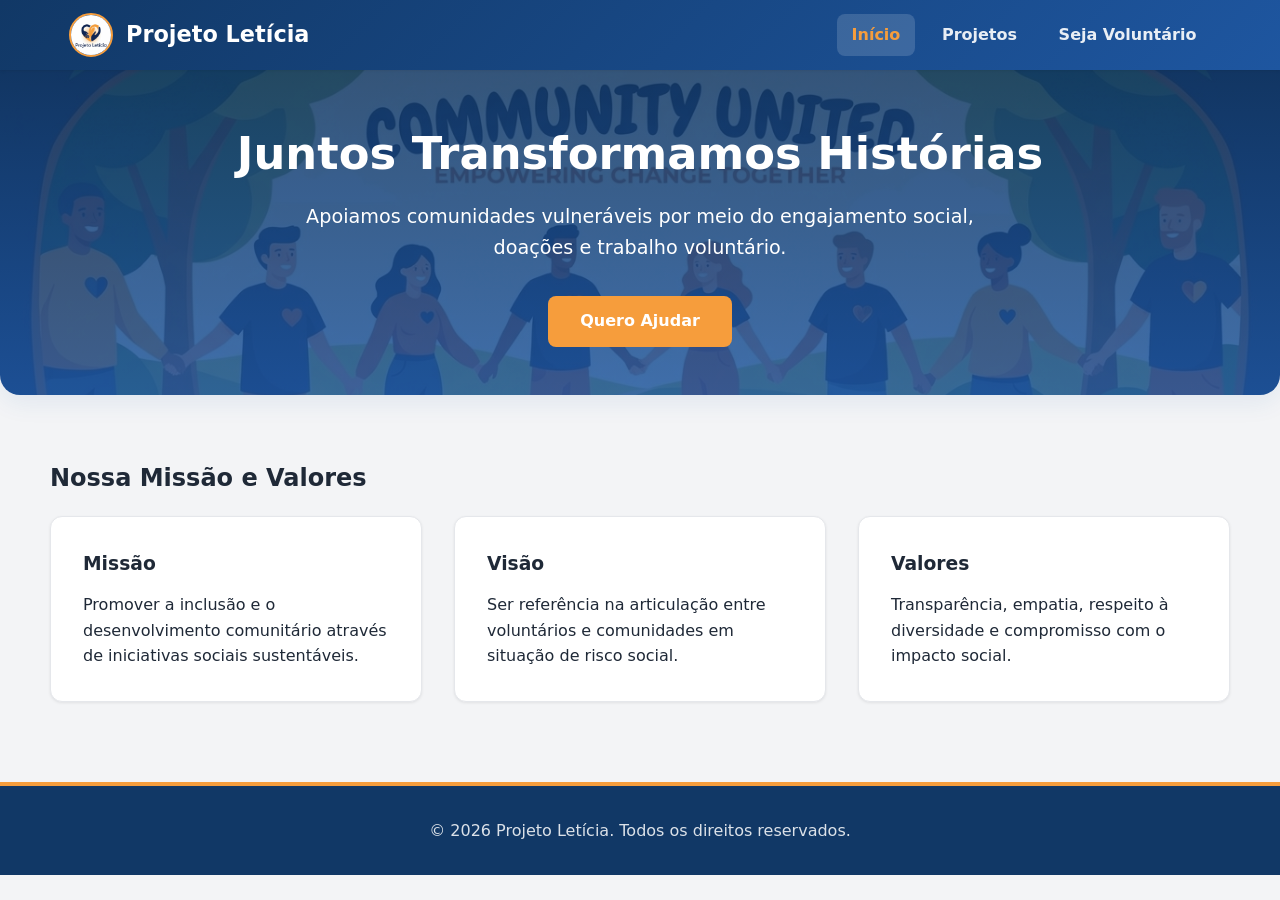
<file: index.html>
<!DOCTYPE html>
<html lang="pt-BR">
<head>
    <meta charset="UTF-8">
    <meta name="viewport" content="width=device-width, initial-scale=1.0">
    <meta name="description" content="Projeto Letícia - Transformando vidas através da solidariedade e do voluntariado no terceiro setor.">
    <title>Projeto Letícia | Início</title>
    <link rel="stylesheet" href="css/style.css">
</head>
<body>

    <header class="main-header">
        <div class="container">
            <a href="index.html" class="logo-link">
                <img src="assets/images/logo_projeto_leticia-v2.png" alt="Logotipo Oficial do Projeto Letícia" class="logo-img">
                <span class="logo-text">Projeto Letícia</span>
            </a>
            <nav class="main-nav" aria-label="Navegação Principal">
                <ul>
                    <li><a href="index.html" class="active" aria-current="page">Início</a></li>
                    <li><a href="projetos.html">Projetos</a></li>
                    <li><a href="cadastro.html">Seja Voluntário</a></li>
                </ul>
            </nav>
        </div>
    </header>

    <main id="main-content">
        <!-- Hero Banner com fundo otimizado -->
        <section class="hero" style="background-image: linear-gradient(rgba(17, 56, 102, 0.85), rgba(30, 86, 160, 0.85)), url('assets/images/hero_banner_ong-v2.png');">
            <div class="container">
                <h1>Juntos Transformamos Histórias</h1>
                <p>Apoiamos comunidades vulneráveis por meio do engajamento social, doações e trabalho voluntário.</p>
                <a href="cadastro.html" class="btn btn-primary">Quero Ajudar</a>
            </div>
        </section>

        <section class="sobre container">
            <h2>Nossa Missão e Valores</h2>
            <div class="grid-3">
                <article class="card">
                    <div class="card-body">
                        <h3>Missão</h3>
                        <p>Promover a inclusão e o desenvolvimento comunitário através de iniciativas sociais sustentáveis.</p>
                    </div>
                </article>
                <article class="card">
                    <div class="card-body">
                        <h3>Visão</h3>
                        <p>Ser referência na articulação entre voluntários e comunidades em situação de risco social.</p>
                    </div>
                </article>
                <article class="card">
                    <div class="card-body">
                        <h3>Valores</h3>
                        <p>Transparência, empatia, respeito à diversidade e compromisso com o impacto social.</p>
                    </div>
                </article>
            </div>
        </section>
    </main>

    <footer class="main-footer">
        <div class="container">
            <p>&copy; 2026 Projeto Letícia. Todos os direitos reservados.</p>
        </div>
    </footer>

</body>
</html>
</file>
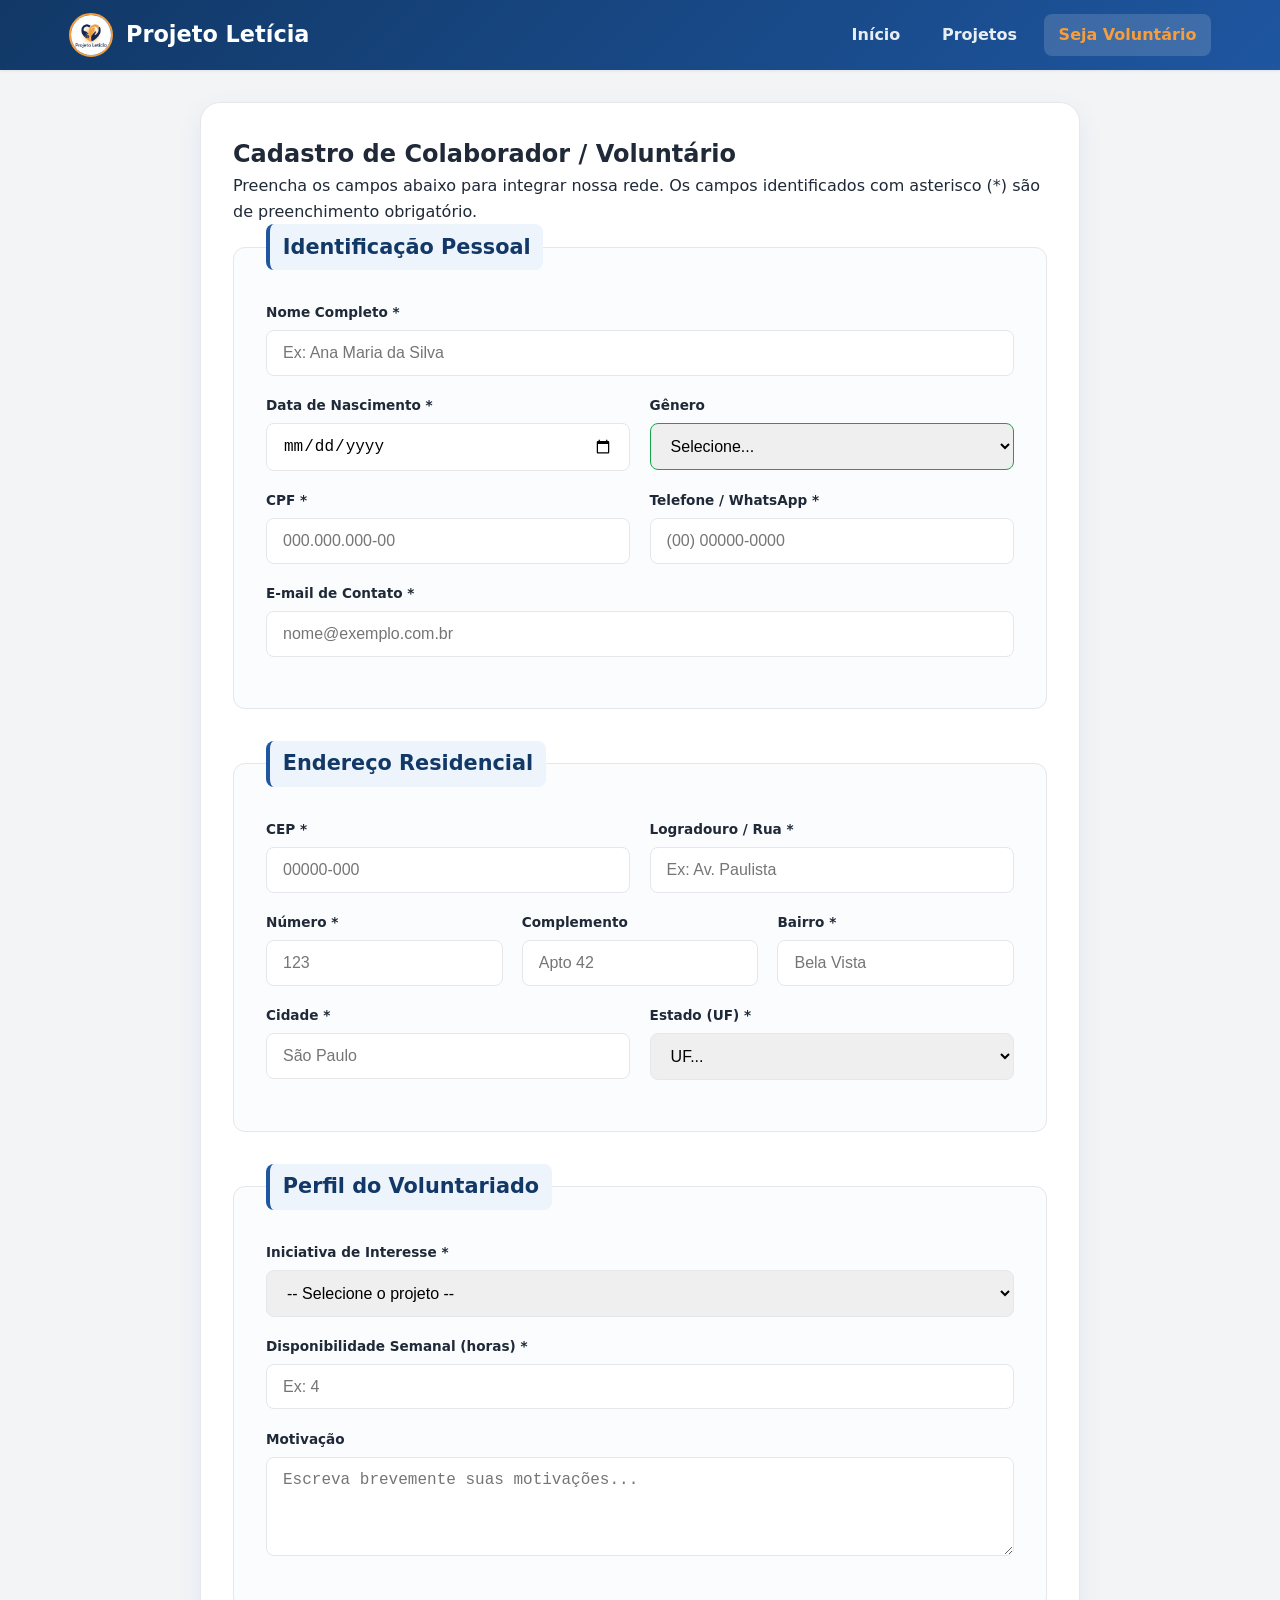
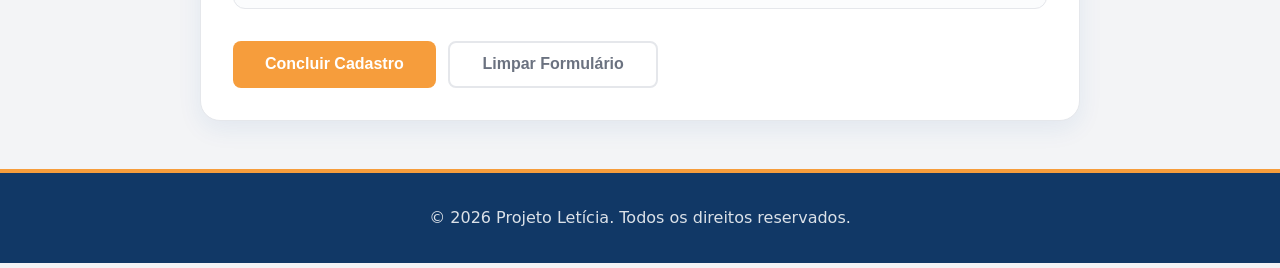
<file: cadastro.html>
<!DOCTYPE html>
<html lang="pt-BR">
<head>
    <meta charset="UTF-8">
    <meta name="viewport" content="width=device-width, initial-scale=1.0">
    <meta name="description" content="Cadastre-se como voluntário no Projeto Letícia e faça a diferença.">
    <title>Projeto Letícia | Cadastro de Voluntário</title>
    <link rel="stylesheet" href="css/style.css">
</head>
<body>

    <header class="main-header">
        <div class="container">
            <a href="index.html" class="logo-link">
                <img src="assets/images/logo_projeto_leticia-v2.png" alt="Logotipo Oficial do Projeto Letícia" class="logo-img">
                <span class="logo-text">Projeto Letícia</span>
            </a>
            <nav class="main-nav" aria-label="Navegação Principal">
                <ul>
                    <li><a href="index.html">Início</a></li>
                    <li><a href="projetos.html">Projetos</a></li>
                    <li><a href="cadastro.html" class="active" aria-current="page">Seja Voluntário</a></li>
                </ul>
            </nav>
        </div>
    </header>

    <main id="main-content" class="container">
        <section class="form-section">
            <h1>Cadastro de Colaborador / Voluntário</h1>
            <p>Preencha os campos abaixo para integrar nossa rede. Os campos identificados com asterisco (*) são de preenchimento obrigatório.</p>

            <form id="form-cadastro" action="#" method="POST" novalidate>
                
                <!-- Bloco 1: Identificação Pessoal -->
                <fieldset>
                    <legend>Identificação Pessoal</legend>
                    
                    <div class="form-group">
                        <label for="nome">Nome Completo *</label>
                        <input type="text" id="nome" name="nome" required minlength="3" maxlength="100" autocomplete="name" placeholder="Ex: Ana Maria da Silva">
                    </div>

                    <div class="form-row">
                        <div class="form-group">
                            <label for="data-nascimento">Data de Nascimento *</label>
                            <input type="date" id="data-nascimento" name="data-nascimento" required autocomplete="bday">
                        </div>

                        <div class="form-group">
                            <label for="genero">Gênero</label>
                            <select id="genero" name="genero" autocomplete="sex">
                                <option value="">Selecione...</option>
                                <option value="feminino">Feminino</option>
                                <option value="masculino">Masculino</option>
                                <option value="nao-binario">Não-binário</option>
                                <option value="prefiro-nao-informar">Prefiro não informar</option>
                            </select>
                        </div>
                    </div>

                    <div class="form-row">
                        <div class="form-group">
                            <label for="cpf">CPF *</label>
                            <input type="text" id="cpf" name="cpf" required inputmode="numeric" pattern="\d{3}\.\d{3}\.\d{3}-\d{2}" placeholder="000.000.000-00" maxlength="14" title="Digite um CPF no formato 000.000.000-00">
                        </div>

                        <div class="form-group">
                            <label for="telefone">Telefone / WhatsApp *</label>
                            <input type="tel" id="telefone" name="telefone" required inputmode="tel" autocomplete="tel" pattern="\\(\d{2}\\) \d{4,5}-\d{4}" placeholder="(00) 00000-0000" maxlength="15" title="Digite um telefone com DDD no formato (00) 00000-0000">
                        </div>
                    </div>

                    <div class="form-group">
                        <label for="email">E-mail de Contato *</label>
                        <input type="email" id="email" name="email" required autocomplete="email" placeholder="nome@exemplo.com.br">
                    </div>
                </fieldset>

                <!-- Bloco 2: Endereço Residencial -->
                <fieldset>
                    <legend>Endereço Residencial</legend>

                    <div class="form-row">
                        <div class="form-group">
                            <label for="cep">CEP *</label>
                            <input type="text" id="cep" name="cep" required inputmode="numeric" autocomplete="postal-code" pattern="\d{5}-\d{3}" placeholder="00000-000" maxlength="9" title="Digite um CEP no formato 00000-000">
                        </div>

                        <div class="form-group flex-2">
                            <label for="logradouro">Logradouro / Rua *</label>
                            <input type="text" id="logradouro" name="logradouro" required autocomplete="address-line1" placeholder="Ex: Av. Paulista">
                        </div>
                    </div>

                    <div class="form-row">
                        <div class="form-group">
                            <label for="numero">Número *</label>
                            <input type="text" id="numero" name="numero" required autocomplete="address-line2" placeholder="123">
                        </div>

                        <div class="form-group">
                            <label for="complemento">Complemento</label>
                            <input type="text" id="complemento" name="complemento" placeholder="Apto 42">
                        </div>

                        <div class="form-group">
                            <label for="bairro">Bairro *</label>
                            <input type="text" id="bairro" name="bairro" required placeholder="Bela Vista">
                        </div>
                    </div>

                    <div class="form-row">
                        <div class="form-group">
                            <label for="cidade">Cidade *</label>
                            <input type="text" id="cidade" name="cidade" required autocomplete="address-level2" placeholder="São Paulo">
                        </div>

                        <div class="form-group">
                            <label for="uf">Estado (UF) *</label>
                            <select id="uf" name="uf" required autocomplete="address-level1">
                                <option value="">UF...</option>
                                <option value="AC">AC</option><option value="AL">AL</option><option value="AP">AP</option>
                                <option value="AM">AM</option><option value="BA">BA</option><option value="CE">CE</option>
                                <option value="DF">DF</option><option value="ES">ES</option><option value="GO">GO</option>
                                <option value="MA">MA</option><option value="MT">MT</option><option value="MS">MS</option>
                                <option value="MG">MG</option><option value="PA">PA</option><option value="PB">PB</option>
                                <option value="PR">PR</option><option value="PE">PE</option><option value="PI">PI</option>
                                <option value="RJ">RJ</option><option value="RN">RN</option><option value="RS">RS</option>
                                <option value="RO">RO</option><option value="RR">RR</option><option value="SC">SC</option>
                                <option value="SP">SP</option><option value="SE">SE</option><option value="TO">TO</option>
                            </select>
                        </div>
                    </div>
                </fieldset>

                <!-- Bloco 3: Perfil do Voluntariado -->
                <fieldset>
                    <legend>Perfil do Voluntariado</legend>

                    <div class="form-group">
                        <label for="projeto-interesse">Iniciativa de Interesse *</label>
                        <select id="projeto-interesse" name="projeto-interesse" required>
                            <option value="">-- Selecione o projeto --</option>
                            <option value="leitura">Projeto Leitura Para Todos</option>
                            <option value="marmita">Marmita Solidária</option>
                            <option value="tecnologia">Capacitação Digital</option>
                            <option value="gestao">Apoio Administrativo / Eventos</option>
                        </select>
                    </div>

                    <div class="form-group">
                        <label for="disponibilidade">Disponibilidade Semanal (horas) *</label>
                        <input type="number" id="disponibilidade" name="disponibilidade" required min="1" max="40" placeholder="Ex: 4">
                    </div>

                    <div class="form-group">
                        <label for="motivacao">Motivação</label>
                        <textarea id="motivacao" name="motivacao" rows="4" placeholder="Escreva brevemente suas motivações..."></textarea>
                    </div>
                </fieldset>

                <div class="form-actions">
                    <button type="submit" class="btn btn-primary">Concluir Cadastro</button>
                    <button type="reset" class="btn btn-outline">Limpar Formulário</button>
                </div>
            </form>
        </section>
    </main>

    <footer class="main-footer">
        <div class="container">
            <p>&copy; 2026 Projeto Letícia. Todos os direitos reservados.</p>
        </div>
    </footer>

    <script src="js/masks.js"></script>
</body>
</html>
</file>
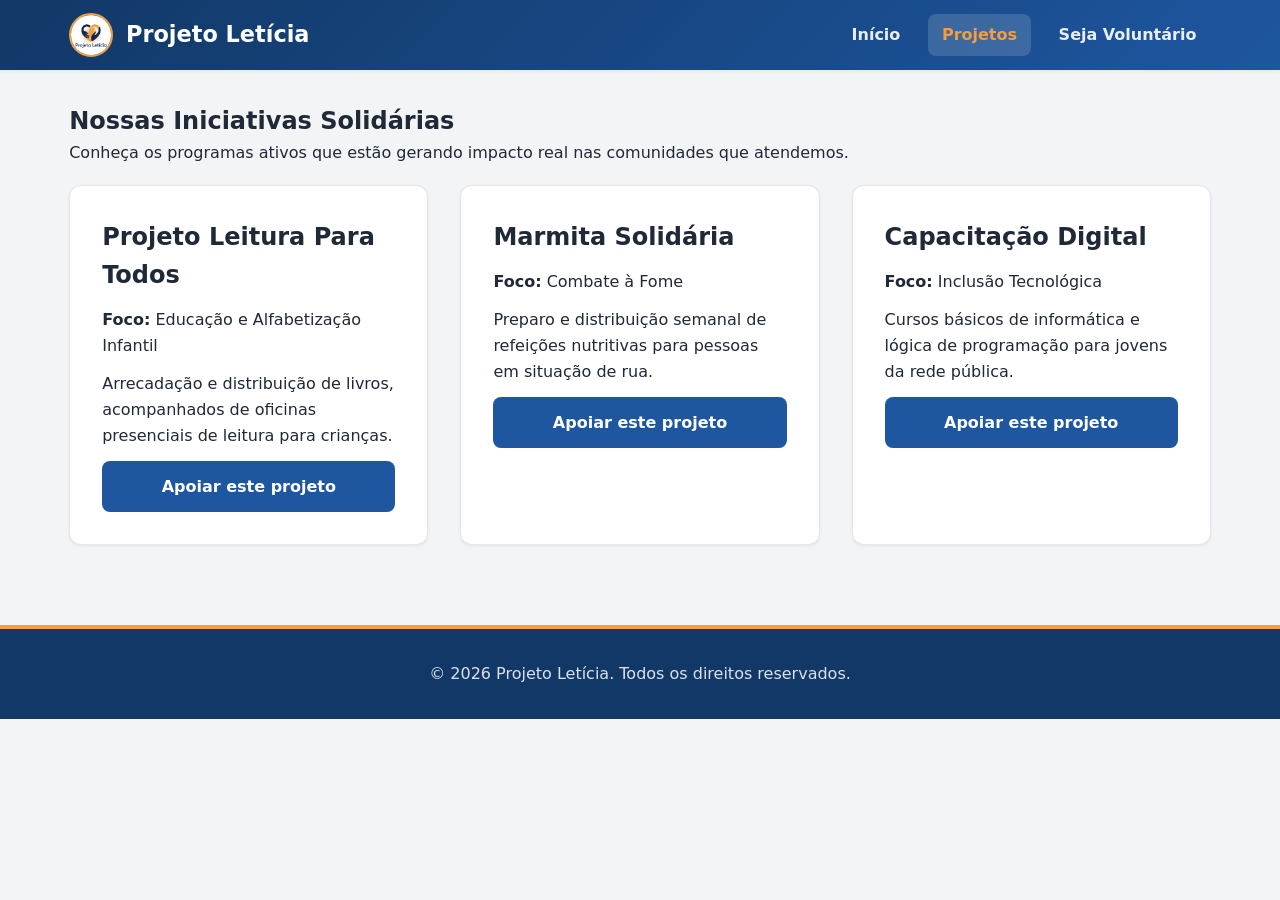
<file: projetos.html>
<!DOCTYPE html>
<html lang="pt-BR">
<head>
    <meta charset="UTF-8">
    <meta name="viewport" content="width=device-width, initial-scale=1.0">
    <meta name="description" content="Conheça os projetos e iniciativas solidárias do Projeto Letícia.">
    <title>Projeto Letícia | Nossos Projetos</title>
    <link rel="stylesheet" href="css/style.css">
</head>
<body>

    <header class="main-header">
        <div class="container">
            <a href="index.html" class="logo-link">
                <img src="assets/images/logo_projeto_leticia-v2.png" alt="Logotipo Oficial do Projeto Letícia" class="logo-img">
                <span class="logo-text">Projeto Letícia</span>
            </a>
            <nav class="main-nav" aria-label="Navegação Principal">
                <ul>
                    <li><a href="index.html">Início</a></li>
                    <li><a href="projetos.html" class="active" aria-current="page">Projetos</a></li>
                    <li><a href="cadastro.html">Seja Voluntário</a></li>
                </ul>
            </nav>
        </div>
    </header>

    <main id="main-content" class="container">
        <section class="projetos-section">
            <h1>Nossas Iniciativas Solidárias</h1>
            <p class="subtitle">Conheça os programas ativos que estão gerando impacto real nas comunidades que atendemos.</p>

            <div class="grid-projects">
                <article class="project-card">
                    <div class="card-body">
                        <h2>Projeto Leitura Para Todos</h2>
                        <p><strong>Foco:</strong> Educação e Alfabetização Infantil</p>
                        <p>Arrecadação e distribuição de livros, acompanhados de oficinas presenciais de leitura para crianças.</p>
                        <a href="cadastro.html" class="btn btn-secondary">Apoiar este projeto</a>
                    </div>
                </article>

                <article class="project-card">
                    <div class="card-body">
                        <h2>Marmita Solidária</h2>
                        <p><strong>Foco:</strong> Combate à Fome</p>
                        <p>Preparo e distribuição semanal de refeições nutritivas para pessoas em situação de rua.</p>
                        <a href="cadastro.html" class="btn btn-secondary">Apoiar este projeto</a>
                    </div>
                </article>

                <article class="project-card">
                    <div class="card-body">
                        <h2>Capacitação Digital</h2>
                        <p><strong>Foco:</strong> Inclusão Tecnológica</p>
                        <p>Cursos básicos de informática e lógica de programação para jovens da rede pública.</p>
                        <a href="cadastro.html" class="btn btn-secondary">Apoiar este projeto</a>
                    </div>
                </article>
            </div>
        </section>
    </main>

    <footer class="main-footer">
        <div class="container">
            <p>&copy; 2026 Projeto Letícia. Todos os direitos reservados.</p>
        </div>
    </footer>

</body>
</html>
</file>
<file: css/style.css>
/* ==========================================================================
   PROJETO LETÃCIA - STYLE-V4.CSS (SISTEMA COMPLETO COM NAV, DROPDOWN E HAMBÃšRGUER)
   ========================================================================== */

/* 1. VARIÃVEIS DO DESIGN SYSTEM */
:root {
    --primary: #1e56a0;
    --primary-dark: #113866;
    --primary-light: #eef4fb;
    --accent: #f69d3c;
    --accent-hover: #df8421;
    --text-main: #1f2937;
    --text-muted: #6b7280;
    --bg-page: #f3f4f6;
    --bg-card: #ffffff;
    --border-color: #e5e7eb;
    --border-focus: #1e56a0;
    --success-color: #16a34a;
    --error-color: #dc2626;

    --font-size-hero: 2.8rem;
    --font-size-h1: 2.0rem;
    --font-size-h2: 1.3rem;
    --font-size-body: 1.0rem;
    --font-size-small: 0.85rem;

    --space-xs: 0.4rem;
    --space-sm: 0.8rem;
    --space-md: 1.2rem;
    --space-lg: 2.0rem;
    --space-xl: 3.0rem;

    --radius-sm: 8px;
    --radius-md: 12px;
    --radius-lg: 20px;
    --shadow-sm: 0 1px 3px rgba(0, 0, 0, 0.08);
    --shadow-md: 0 8px 24px rgba(30, 86, 160, 0.08);
    --shadow-hover: 0 14px 32px rgba(30, 86, 160, 0.15);
    --transition: all 0.3s ease;
}

/* 2. RESET & BASE */
*, *::before, *::after {
    box-sizing: border-box;
    margin: 0;
    padding: 0;
}

body {
    font-family: 'Segoe UI', system-ui, -apple-system, BlinkMacSystemFont, Roboto, sans-serif;
    line-height: 1.6;
    color: var(--text-main);
    background-color: var(--bg-page);
}

img {
    max-width: 100%;
    height: auto;
    display: block;
}

.container {
    width: 100%;
    max-width: 1180px;
    margin: 0 auto;
    padding: 0 var(--space-md);
}

/* 3. CSS GRID 12 COLUNAS (MACRO) */
.grid-container {
    display: grid;
    grid-template-columns: repeat(12, 1fr);
    gap: var(--space-md);
    width: 100%;
    max-width: 1200px;
    margin: 0 auto;
    padding: 0 var(--space-md);
}

.col-1  { grid-column: span 1; }  .col-2  { grid-column: span 2; }
.col-3  { grid-column: span 3; }  .col-4  { grid-column: span 4; }
.col-5  { grid-column: span 5; }  .col-6  { grid-column: span 6; }
.col-7  { grid-column: span 7; }  .col-8  { grid-column: span 8; }
.col-9  { grid-column: span 9; }  .col-10 { grid-column: span 10; }
.col-11 { grid-column: span 11; } .col-12 { grid-column: span 12; }

/* 4. CABEÃ‡ALHO E NAVEGAÃ‡ÃƒO RESPONSIVA COM DROPDOWN E HAMBÃšRGUER */
.main-header {
    background: linear-gradient(135deg, var(--primary-dark) 0%, var(--primary) 100%);
    color: #ffffff;
    padding: var(--space-sm) 0;
    position: sticky;
    top: 0;
    z-index: 1000;
    box-shadow: var(--shadow-sm);
}

.main-header .container {
    display: flex;
    justify-content: space-between;
    align-items: center;
    position: relative;
}

.logo-link {
    display: flex;
    align-items: center;
    gap: var(--space-sm);
    text-decoration: none;
    color: #ffffff;
}

.logo-img {
    width: 44px;
    height: 44px;
    border-radius: 50%;
    object-fit: cover;
    border: 2px solid var(--accent);
}

.logo-text {
    font-size: 1.4rem;
    font-weight: 800;
    color: #ffffff;
}

/* Menu Principal (Desktop) */
.main-nav ul {
    display: flex;
    list-style: none;
    gap: var(--space-sm);
    align-items: center;
}

.main-nav a {
    color: rgba(255, 255, 255, 0.9);
    text-decoration: none;
    font-size: var(--font-size-body);
    font-weight: 600;
    padding: 0.5rem 0.9rem;
    border-radius: var(--radius-sm);
    transition: var(--transition);
    display: block;
}

.main-nav a:hover, .main-nav a.active {
    color: var(--accent);
    background-color: rgba(255, 255, 255, 0.15);
}

/* Submenu Dropdown (Desktop) */
.dropdown {
    position: relative;
}

.dropdown-menu {
    position: absolute;
    top: 100%;
    left: 0;
    display: none;
    background-color: var(--primary-dark);
    min-width: 200px;
    box-shadow: var(--shadow-md);
    border-radius: var(--radius-sm);
    padding: var(--space-xs) 0;
    list-style: none;
    z-index: 1050;
    opacity: 0;
    transform: translateY(10px);
    transition: var(--transition);
}

.dropdown-menu a {
    padding: 0.6rem 1rem;
    font-size: var(--font-size-small);
}

.dropdown:hover .dropdown-menu,
.dropdown:focus-within .dropdown-menu {
    display: block;
    opacity: 1;
    transform: translateY(0);
}

/* BotÃ£o Ãcone HambÃºrguer (Oculto em Desktop) */
#menu-toggle {
    display: none;
}

.hamburger-label {
    display: none;
    flex-direction: column;
    justify-content: space-around;
    width: 30px;
    height: 24px;
    cursor: pointer;
    z-index: 1100;
}

.hamburger-label span {
    width: 100%;
    height: 3px;
    background-color: #ffffff;
    border-radius: 2px;
    transition: var(--transition);
}

/* 5. HERO BANNER */
.hero {
    position: relative;
    background: linear-gradient(rgba(17, 56, 102, 0.85), rgba(30, 86, 160, 0.85)), url('../assets/images/hero_banner_ong-v2.png') center/cover no-repeat;
    color: #ffffff;
    padding: var(--space-xl) var(--space-md);
    text-align: center;
    border-radius: 0 0 var(--radius-lg) var(--radius-lg);
    box-shadow: var(--shadow-md);
    margin-bottom: var(--space-lg);
}

.hero h1 {
    font-size: var(--font-size-hero);
    font-weight: 800;
    margin-bottom: var(--space-sm);
}

.hero p {
    font-size: 1.2rem;
    max-width: 680px;
    margin: 0 auto var(--space-lg);
}

/* 6. CARDS & PROJETOS */
.sobre, .projetos-section { padding: var(--space-lg) 0; }
.grid-3, .grid-projects {
    display: grid;
    grid-template-columns: repeat(auto-fit, minmax(280px, 1fr));
    gap: var(--space-lg);
    margin-top: var(--space-md);
}

.card, .project-card {
    background: var(--bg-card);
    border-radius: var(--radius-md);
    padding: var(--space-lg);
    box-shadow: var(--shadow-sm);
    border: 1px solid var(--border-color);
    transition: var(--transition);
    display: flex;
    flex-direction: column;
}

.card:hover, .project-card:hover {
    transform: translateY(-5px);
    box-shadow: var(--shadow-hover);
}

.card-body {
    display: flex;
    flex-direction: column;
    gap: var(--space-sm);
    flex-grow: 1;
}

/* 7. FORMULÃRIO SEMÃ‚NTICO */
.form-section {
    background-color: var(--bg-card);
    padding: var(--space-lg);
    border-radius: var(--radius-lg);
    box-shadow: var(--shadow-md);
    margin: var(--space-lg) auto;
    max-width: 880px;
    border: 1px solid var(--border-color);
}

fieldset {
    border: 1px solid var(--border-color);
    border-radius: var(--radius-md);
    padding: var(--space-lg);
    margin-bottom: var(--space-lg);
    background-color: #fbfcfd;
}

legend {
    font-size: var(--font-size-h2);
    font-weight: 700;
    color: var(--primary-dark);
    padding: var(--space-xs) var(--space-sm);
    background-color: var(--primary-light);
    border-radius: var(--radius-sm);
    border-left: 4px solid var(--primary);
}

.form-group { display: flex; flex-direction: column; margin-bottom: var(--space-md); }
.form-row { display: flex; gap: var(--space-md); flex-wrap: wrap; }
.form-row .form-group { flex: 1; min-width: 220px; }

label { font-weight: 600; font-size: var(--font-size-small); margin-bottom: var(--space-xs); }

input[type="text"], input[type="email"], input[type="tel"],
input[type="date"], input[type="number"], select, textarea {
    width: 100%;
    padding: var(--space-sm) 1rem;
    font-size: var(--font-size-body);
    border: 1.5px solid var(--border-color);
    border-radius: var(--radius-sm);
    transition: var(--transition);
}

input:focus, select:focus, textarea:focus {
    outline: none;
    border-color: var(--border-focus);
    box-shadow: 0 0 0 4px rgba(30, 86, 160, 0.18);
}

input:not(:placeholder-shown):valid, select:valid { border-color: var(--success-color); }

.form-actions { display: flex; gap: var(--space-sm); margin-top: var(--space-md); }

.btn {
    display: inline-flex; align-items: center; justify-content: center;
    padding: var(--space-sm) var(--space-lg); font-size: var(--font-size-body);
    font-weight: 700; border-radius: var(--radius-sm); border: none; cursor: pointer;
    text-decoration: none; transition: var(--transition);
}

.btn-primary { background-color: var(--accent); color: #ffffff; }
.btn-primary:hover { background-color: var(--accent-hover); transform: translateY(-2px); }
.btn-secondary { background-color: var(--primary); color: #ffffff; }
.btn-outline { background-color: transparent; border: 2px solid var(--border-color); color: var(--text-muted); }

.main-footer {
    background-color: var(--primary-dark);
    color: rgba(255, 255, 255, 0.85);
    text-align: center;
    padding: var(--space-lg) 0;
    margin-top: var(--space-xl);
    border-top: 4px solid var(--accent);
}

/* 8. BREAKPOINTS RESPONSIVOS E MENU HAMBÃšRGUER */

/* Mobile Portrait & Small Screens (max-width: 768px) */
@media (max-width: 768px) {
    /* Exibir BotÃ£o HambÃºrguer */
    .hamburger-label {
        display: flex;
    }

    /* Esconder Menu Tradicional e Transformar em Gaveta Drops */
    .main-nav {
        display: none;
        position: absolute;
        top: 100%;
        left: 0;
        width: 100%;
        background-color: var(--primary-dark);
        padding: var(--space-md);
        box-shadow: var(--shadow-md);
        border-top: 1px solid rgba(255, 255, 255, 0.1);
    }

    .main-nav ul {
        flex-direction: column;
        width: 100%;
        gap: var(--space-xs);
    }

    .main-nav a {
        width: 100%;
        padding: 0.8rem 1rem;
    }

    /* Submenu no Mobile (In-line accordion) */
    .dropdown-menu {
        position: static;
        display: none;
        opacity: 1;
        transform: none;
        background-color: rgba(0, 0, 0, 0.2);
        box-shadow: none;
        padding-left: 1rem;
    }

    /* AtivaÃ§Ã£o por Checkbox Hack sem JS (#menu-toggle:checked) */
    #menu-toggle:checked ~ .main-nav {
        display: block;
        animation: slideDown 0.3s ease-out forwards;
    }

    /* AnimaÃ§Ã£o do Ãcone HambÃºrguer para X */
    #menu-toggle:checked ~ .hamburger-label span:nth-child(1) {
        transform: rotate(45deg) translate(5px, 6px);
    }
    #menu-toggle:checked ~ .hamburger-label span:nth-child(2) {
        opacity: 0;
    }
    #menu-toggle:checked ~ .hamburger-label span:nth-child(3) {
        transform: rotate(-45deg) translate(5px, -6px);
    }

    .hero h1 { font-size: 1.8rem; }
    .form-row { flex-direction: column; gap: 0; }
    .form-actions { flex-direction: column; }
    .btn { width: 100%; }
}

@keyframes slideDown {
    from { opacity: 0; transform: translateY(-10px); }
    to { opacity: 1; transform: translateY(0); }
}
</file>
